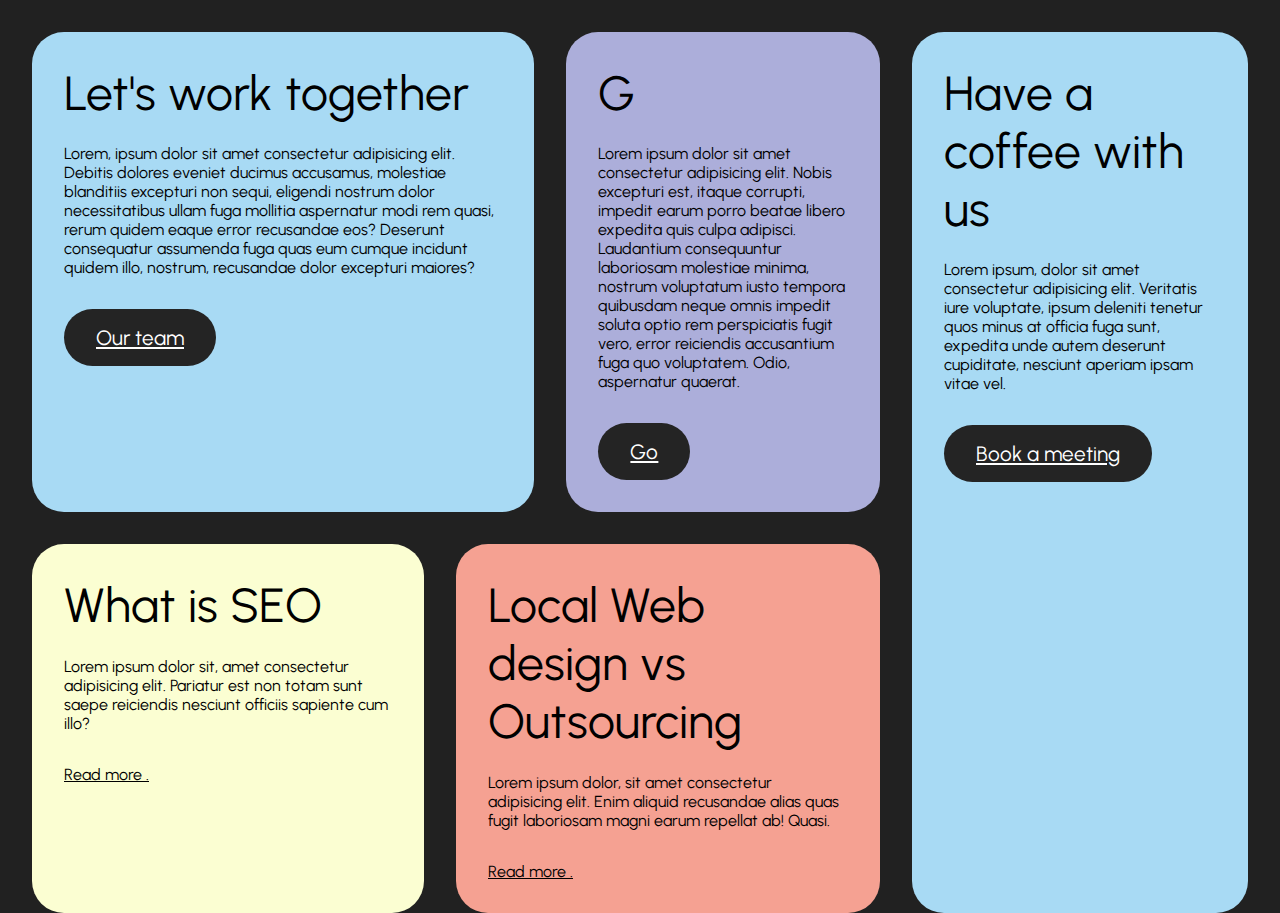
<file: Grid-practice-layout/index.html>
<!DOCTYPE html>
<html lang="en">

<head>
    <meta charset="UTF-8">
    <meta name="viewport" content="width=device-width, initial-scale=1.0">
    <title>Grids</title>
    <link rel="stylesheet" href="style.css">
</head>

<body>
    
    <div class="container">
        <div class="item">
            <h1>Let's work together</h1>
            <p>Lorem, ipsum dolor sit amet consectetur adipisicing elit. Debitis dolores eveniet ducimus accusamus,
                molestiae blanditiis excepturi non sequi, eligendi nostrum dolor necessitatibus ullam fuga mollitia
                aspernatur modi rem quasi, rerum quidem eaque error recusandae eos? Deserunt consequatur assumenda fuga
                quas eum cumque incidunt quidem illo, nostrum, recusandae dolor excepturi maiores?</p>
            <a href="/grid/grid.html" class="button">Our team</a>
        </div>
        <div class="item">
            <h1>G</h1>
            <p>Lorem ipsum dolor sit amet consectetur adipisicing elit. Nobis excepturi est, itaque corrupti, impedit
                earum porro beatae libero expedita quis culpa adipisci. Laudantium consequuntur laboriosam molestiae
                minima, nostrum voluptatum iusto tempora quibusdam neque omnis impedit soluta optio rem perspiciatis
                fugit vero, error reiciendis accusantium fuga quo voluptatem. Odio, aspernatur quaerat.</p>
            <a href="#" class="button">Go</a>
        </div>
        <div class="item">
            <h1>Have a coffee with us</h1>
            <p>Lorem ipsum, dolor sit amet consectetur adipisicing elit. Veritatis iure voluptate, ipsum deleniti
                tenetur quos minus at officia fuga sunt, expedita unde autem deserunt cupiditate, nesciunt aperiam ipsam
                vitae vel.</p>
            <a href="#" class="button">Book a meeting</a>

        </div>
        <div class="item">
            <h1>What is SEO</h1>
            <p>Lorem ipsum dolor sit, amet consectetur adipisicing elit. Pariatur est non totam sunt saepe reiciendis
                nesciunt officiis sapiente cum illo?</p>
            <a href="#">Read more .</a>
        </div>
        <div class="item">
            <h1>Local Web design vs Outsourcing</h1>
            <p>Lorem ipsum dolor, sit amet consectetur adipisicing elit. Enim aliquid recusandae alias quas fugit
                laboriosam magni earum repellat ab! Quasi.</p>
            <a href="#">Read more .</a>
        </div>
    </div>
</body>

</html>
</file>
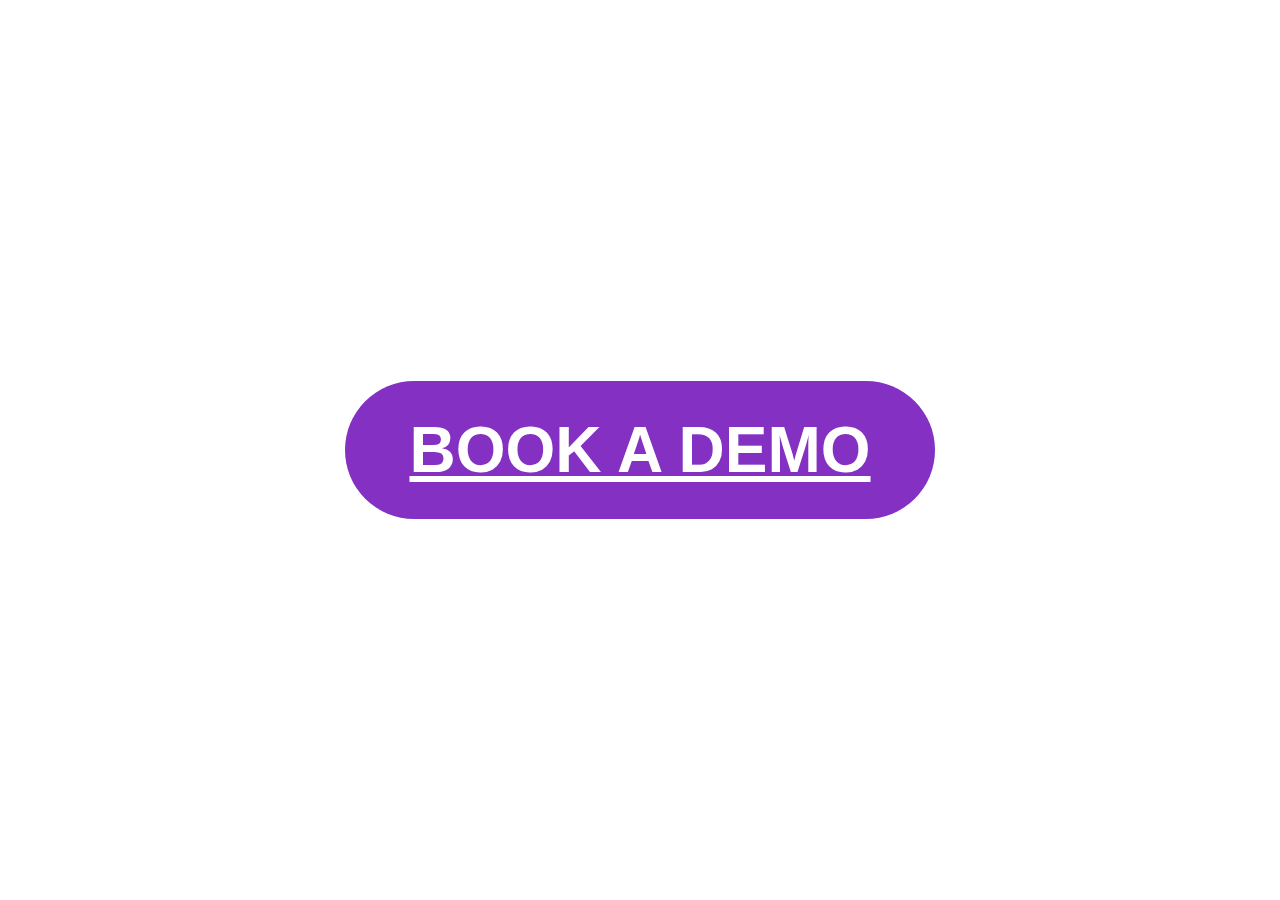
<file: buttons/first/index.html>
<!DOCTYPE html>
<html lang="en">
<head>
    <meta charset="UTF-8">
    <meta name="viewport" content="width=device-width, initial-scale=1.0">
    <title>Document</title>
    <link rel="stylesheet" href="style.css">
</head>
<body>
    <div id="main">
        <h2 id="button"><a href="#">BOOK A DEMO</a></h2>
    </div>
</body>
</html>
</file>
<file: Grid-practice-layout/style.css>
@import url('https://fonts.googleapis.com/css2?family=Urbanist:wght@100;200;300;400;500;600;700;800;900&display=swap');


* {
    margin: 0;
    padding: 0;
    box-sizing: border-box;

}

html {
    font-size: 16px;
}

body {
    height: 100vh;
    width: 100%;
    background-color: rgb(33, 33, 33);
    font-family: 'Urbanist', sans-serif;

}

h1 {
    font-size: 3rem;
    font-weight: 400;

}

.button {
    color: white;
    background-color: rgb(36, 36, 36);
    width: fit-content;
    font-size: 1.3rem;
    padding-inline: 2rem;
    padding-block: 1rem;
    margin-top: 2rem;
    border-radius: 2rem;
    -webkit-border-radius: 2rem;
    -moz-border-radius: 2rem;
    -ms-border-radius: 2rem;
    -o-border-radius: 2rem;
}

a:not(.button) {
    color: black;
    margin-top: 2rem;
    width: fit-content;
}

/*? Using Grids */

.container {
    width: 100%;
    height: 100vh;
    padding: 2rem;
    display: grid;
    gap: 2rem;
    grid-template-columns: .35fr .07fr .28fr .30fr;
}

.item {

    border-radius: 2rem;
    -webkit-border-radius: 2rem;
    -moz-border-radius: 2rem;
    -ms-border-radius: 2rem;
    -o-border-radius: 2rem;
    display: flex;
    flex-direction: column;
    padding: 2rem;

    & p {
        margin-top: 1.4rem;
        font-size: 1rem;
    }

}

.item:nth-child(1) {
    background-color: #A8DAF4;
    grid-column-start: 1;
    grid-column-end: 3;
}

.item:nth-child(2) {
    background-color: #ACAEDA;

}

.item:nth-child(3) {
    background-color: #A8DAF4;
    grid-column-start: 4;
    grid-row-start: 1;
    grid-row-end: span 2;
}

.item:nth-child(4) {
    background-color: #FBFED2;

}

.item:nth-child(5) {
    background-color: #F5A192;
    grid-column-start: 2;
    grid-column-end: 4;

}

@media (width<1130px) {
    .item:nth-child(1) {
        background-color: #A8DAF4;
        grid-column-start: 1;
        grid-column-end: 3;
    }

    .item:nth-child(2) {
        grid-column-start: 3;
        grid-column-end: 5;

    }

    .item:nth-child(3) {
        grid-column-start: 1;
        grid-column-end: 5;
        grid-row-start: 2;

    }


    .item:nth-child(5) {
        grid-column-start: 2;
        grid-column-end: 5;

    }

    html {
        font-size: 14px;
    }

}

@media (width<770px) {
    html {
        font-size: 12px;
    }

    .container {
        display: flex;
        flex-direction: column;
    }
}
</file>
<file: buttons/first/style.css>
*{
    margin: 0;
    padding: 0;
    box-sizing: border-box;
    
}

body{
    height: 100vh;
    width: 100%;
    font-family: 'Segoe UI', Tahoma, Geneva, Verdana, sans-serif;
    
}

#main{
    width: 100%;
    height: 100vh;
    /* background-color: white; */
    display: flex;
    justify-content: center;
    align-items: center;

}

#button{
    width: auto;
    font-size: 4rem;
    font-weight: 600;
    background-color: #8330c3;
    padding: 2rem 4rem;
    border-radius: 5rem;
    position: relative;
    overflow: hidden;
    z-index: 1;
    

}

#button::before{
    content: '';
    position: absolute;
    inset: 0;
    border-radius: inherit;
    background-color: #ffffff1e;
    transition: transform .5s ease;
    transform: scaleX(0);
    transform-origin: left; 
    z-index: -1;

}

#button::after{
    content: '';
    position: absolute;
    inset: 0;
    border-radius: inherit;
    background-color: #f9f9f93d;
    transition: transform 1.3s ease;
    transform: scaleX(0);
    transform-origin: left; 
    z-index: -1;
}


#button:hover::before, #button:hover::after{
    transform: scaleX(1);
    transform-origin: right;
    



}

#button a{
    color: rgb(255, 255, 255);
    z-index: 1;

}
</file>
